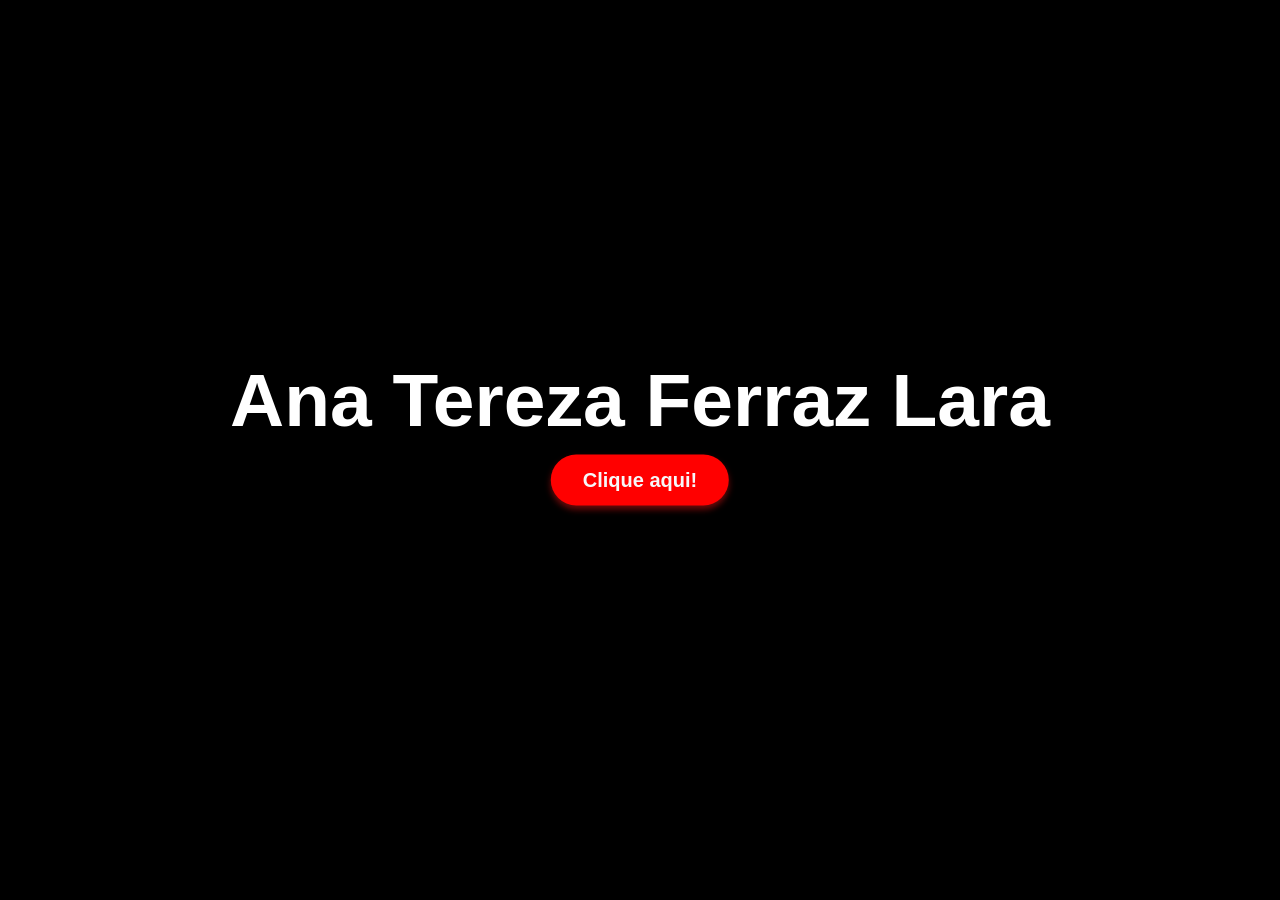
<file: index.html>
<!DOCTYPE html>
<html lang="pt-br">
 
<head>
    <meta charset="UTF-8">
    <meta name="viewport" content="width=device-width, initial-scale=1">
    <title>teste java</title>
 
    <link rel="stylesheet" href="style.css">
    <script src="script.js" defer></script>
</head>
 
<body>
    <h1>Ana Tereza Ferraz Lara</h1>
    <button class="meu-botao" id="botao">Clique aqui!</button>
</body>
 
</html>
</file>
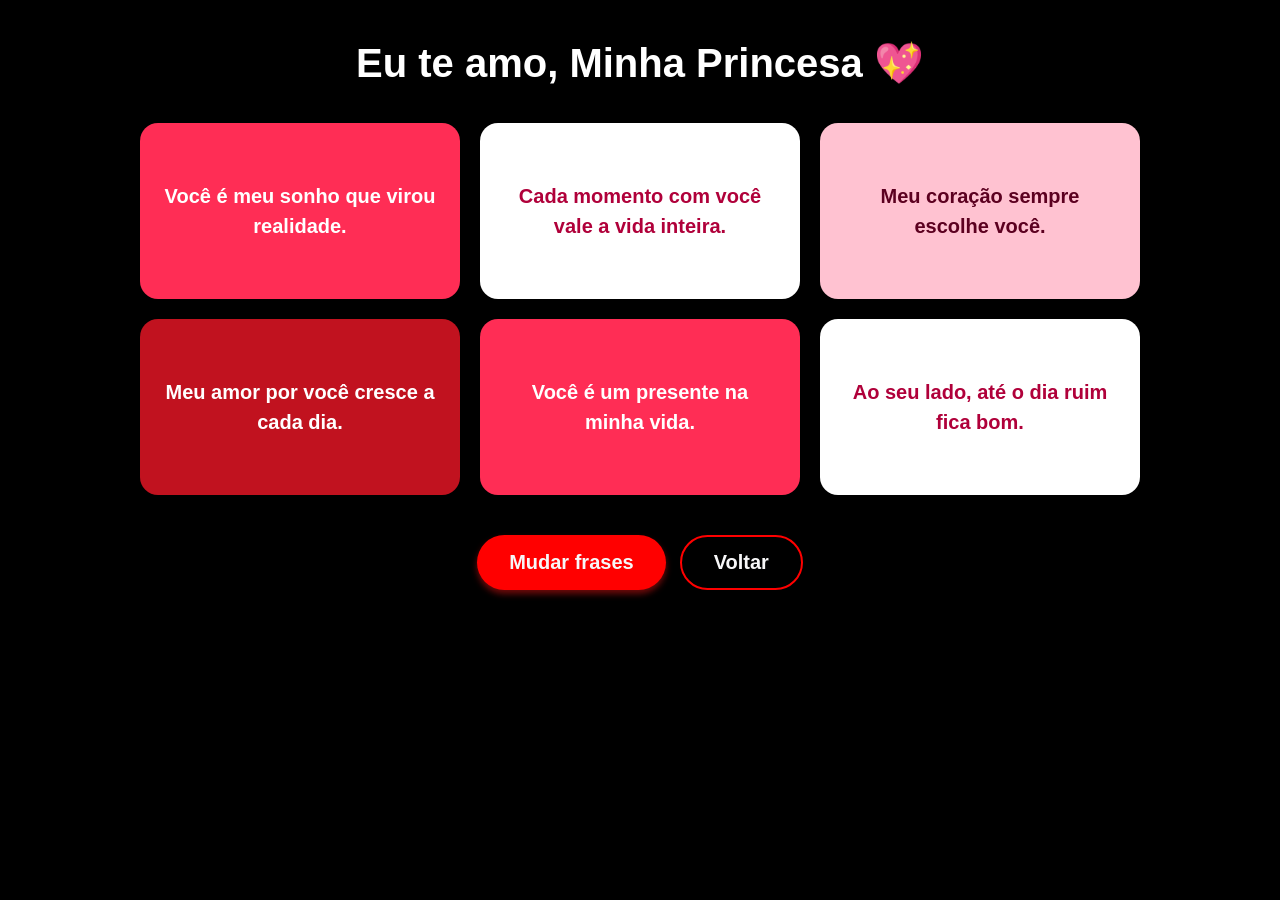
<file: frases.html>
<!DOCTYPE html>
<html lang="pt-br">
 
<head>
    <meta charset="UTF-8">
    <meta name="viewport" content="width=device-width, initial-scale=1">
    <title>Para você</title>
 
    <link rel="stylesheet" href="frases.css">
    <script src="frases.js" defer></script>
</head>
 
<body>
    <h2>Eu te amo, Minha Princesa 💖</h2>
 
    <div class="grade" id="grade"></div>
 
    <div class="acoes">
        <button class="botao" id="mudar">Mudar frases</button>
        <a class="botao voltar" href="index.html">Voltar</a>
    </div>
</body>
 
</html>
</file>
<file: style.css>
body {
    background-color: black;
}
 
h1 {
    color: white;
    top: 350px;
    position: absolute;
    left: 50%;
    transform: translate(-50%, -50%);
    font-size: 75px;
    font-family: "arial";
    text-align: center;
    width: 90%;
}
 
.meu-botao {
    position: absolute;
    top: 480px;
    left: 50%;
    transform: translate(-50%, -50%);
    padding: 14px 32px;
    color: #f7f7f8;
    font-family: "arial";
    background-color: red;
    border: none;
    border-radius: 50px;
    font-size: 20px;
    font-weight: bold;
    cursor: pointer;
    box-shadow: 0px 4px 6px rgba(131, 12, 12, 0.842);
    transition: all 0.3s ease;
}
 
.meu-botao:hover {
    transform: translate(-50%, -50%) scale(1.06);
}
 
@media (max-width: 700px) {
    h1 {
        font-size: 40px;
        top: 250px;
    }
 
    .meu-botao {
        top: 380px;
    }
}
</file>
<file: frases.css>
body {
    background-color: black;
    font-family: "arial";
    margin: 0;
    padding: 40px 20px 60px;
    text-align: center;
}
 
h2 {
    color: white;
    font-size: 40px;
    margin: 0 0 36px;
}
 
.grade {
    display: grid;
    grid-template-columns: repeat(auto-fit, minmax(240px, 1fr));
    gap: 20px;
    max-width: 1000px;
    margin: 0 auto;
}
 
.cartao {
    padding: 28px 22px;
    border-radius: 18px;
    font-size: 20px;
    line-height: 1.5;
    font-weight: bold;
    display: flex;
    align-items: center;
    justify-content: center;
    min-height: 120px;
    animation: aparecer 0.4s ease;
}
 
/* Cores em contraste com o fundo preto */
.cor1 { background-color: #ff2d55; color: #ffffff; }
.cor2 { background-color: #ffffff; color: #b0003a; }
.cor3 { background-color: #ffc2d1; color: #5c0020; }
.cor4 { background-color: #c1121f; color: #ffffff; }
 
@keyframes aparecer {
    from { opacity: 0; transform: scale(0.94); }
    to   { opacity: 1; transform: scale(1); }
}
 
.acoes {
    margin-top: 40px;
    display: flex;
    gap: 14px;
    justify-content: center;
    flex-wrap: wrap;
}
 
.botao {
    padding: 14px 32px;
    color: #f7f7f8;
    font-family: "arial";
    font-size: 20px;
    font-weight: bold;
    background-color: red;
    border: none;
    border-radius: 50px;
    cursor: pointer;
    text-decoration: none;
    box-shadow: 0px 4px 6px rgba(131, 12, 12, 0.842);
    transition: all 0.3s ease;
}
 
.botao:hover {
    transform: scale(1.06);
}
 
.voltar {
    background-color: transparent;
    border: 2px solid red;
    box-shadow: none;
}
 
@media (max-width: 700px) {
    h2 { font-size: 28px; }
}
</file>
